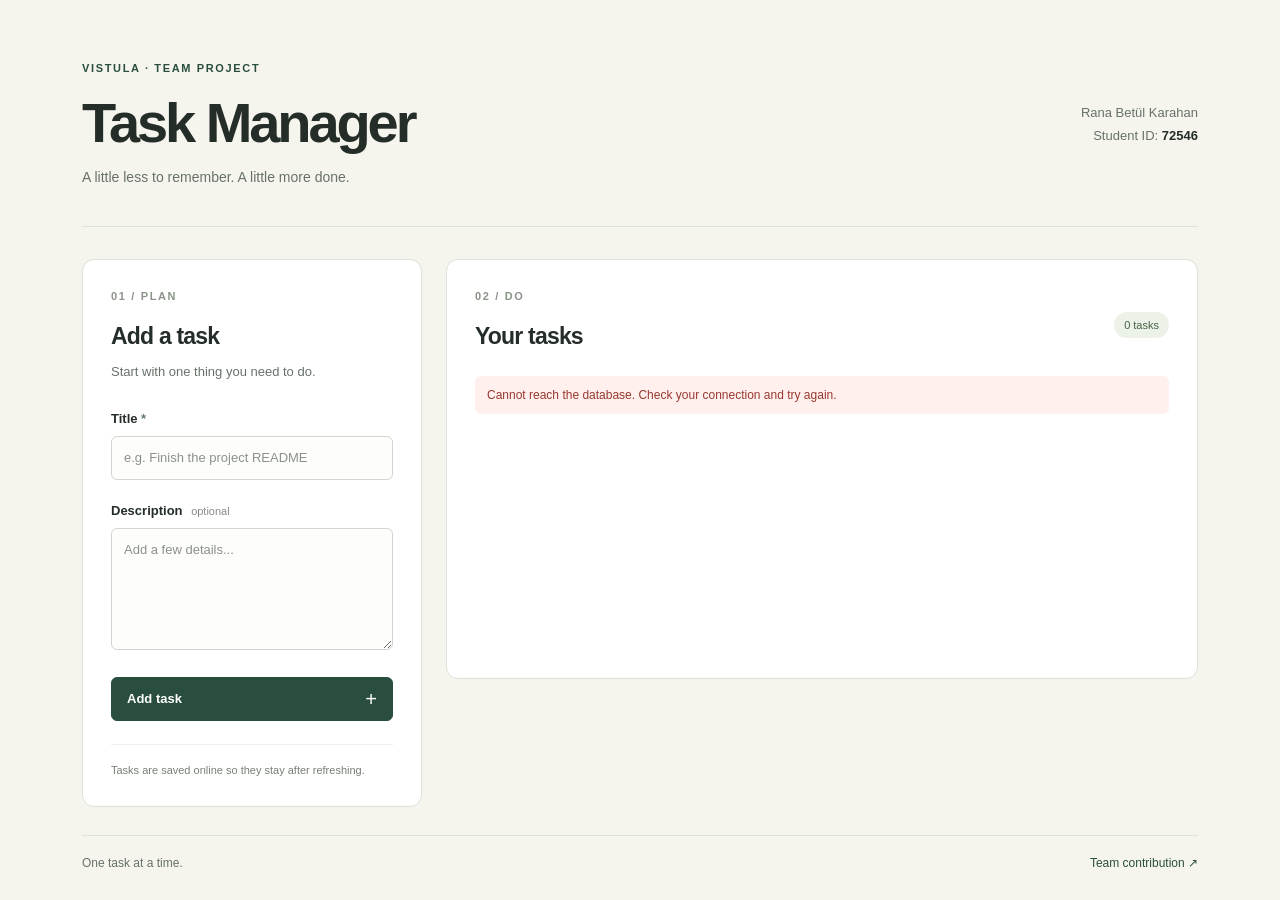
<file: index.html>
<!DOCTYPE html>
<html lang="en">
<head>
  <meta charset="UTF-8">
  <meta name="viewport" content="width=device-width, initial-scale=1">
  <meta name="description" content="A simple Task Manager for the Vistula Team Project course.">
  <title>Task Manager | Rana Karahan</title>
  <link rel="stylesheet" href="style.css">
  <script type="module" src="app.js"></script>
</head>
<body>
  <main class="page">
    <header class="page-header">
      <div>
        <p class="eyebrow">VISTULA · TEAM PROJECT</p>
        <h1>Task Manager</h1>
        <p class="subtitle">A little less to remember. A little more done.</p>
      </div>
      <p class="student">Rana Betül Karahan<br>Student ID: <strong id="student-id">72546</strong></p>
    </header>

    <div class="workspace">
      <section class="panel form-panel" aria-labelledby="form-heading">
        <p class="section-label">01 / PLAN</p>
        <h2 id="form-heading">Add a task</h2>
        <p class="hint">Start with one thing you need to do.</p>
        <form id="task-form">
          <label for="task-title">Title <span aria-hidden="true">*</span></label>
          <input id="task-title" name="title" type="text" required placeholder="e.g. Finish the project README">
          <label for="task-description">Description <span class="optional">optional</span></label>
          <textarea id="task-description" name="description" rows="5" placeholder="Add a few details..."></textarea>
          <div class="form-actions">
            <button id="task-submit" type="submit">Add task <span aria-hidden="true">+</span></button>
            <button id="cancel-edit" type="button" class="secondary" hidden>Cancel edit</button>
          </div>
        </form>
        <p class="form-note">Tasks are saved online so they stay after refreshing.</p>
      </section>

      <section class="panel list-panel" aria-labelledby="list-heading">
        <div class="list-header">
          <div><p class="section-label">02 / DO</p><h2 id="list-heading">Your tasks</h2></div>
          <span id="task-count" class="count">0 tasks</span>
        </div>
        <p id="status-message" role="status" aria-live="polite">Connecting to the database...</p>
        <div id="task-list" aria-busy="true"></div>
      </section>
    </div>

    <footer>
      <p>One task at a time.</p>
      <a id="contribution-link" href="contribution.html">Team contribution <span aria-hidden="true">↗</span></a>
    </footer>
  </main>
</body>
</html>
</file>
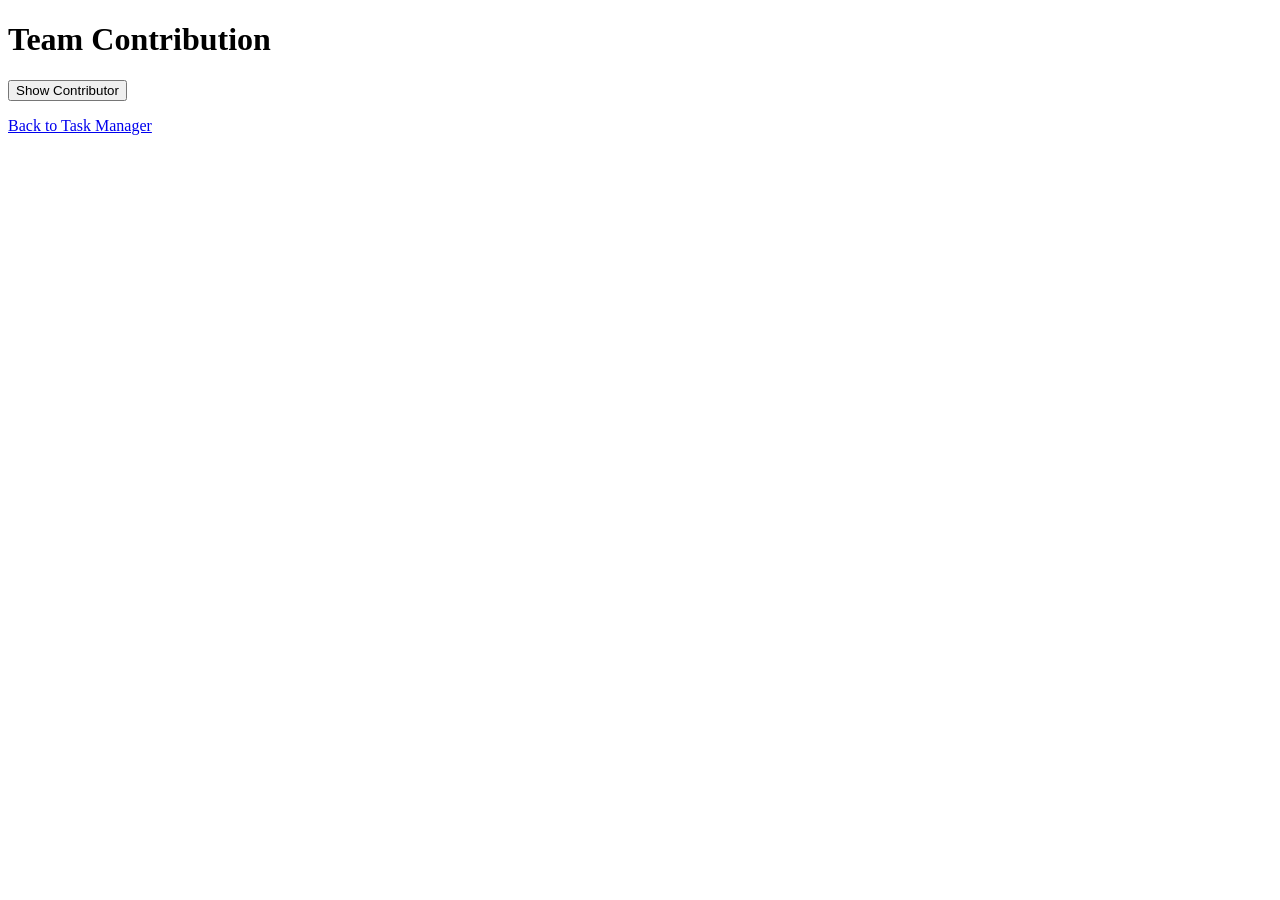
<file: contribution.html>
<!DOCTYPE html>
<html lang="en">
<head>
  <meta charset="UTF-8">
  <meta name="viewport" content="width=device-width, initial-scale=1">
  <title>Team Contribution</title>
</head>
<body>
  <h1>Team Contribution</h1>
  <button id="load-contributor">Show Contributor</button>
  <p id="contributor-student-id"></p>
  <a href="index.html">Back to Task Manager</a>

  <script>
    document.getElementById("load-contributor").addEventListener("click", async () => {
      const output = document.getElementById("contributor-student-id");

      try {
        const response = await fetch("contribution.json");

        if (!response.ok) {
          throw new Error("Could not load contributor information.");
        }

        const data = await response.json();
        output.textContent = "Contributor Student ID: " + data.contributorStudentId;
      } catch (error) {
        output.textContent = error.message;
      }
    });
  </script>
</body>
</html>
</file>
<file: style.css>
:root { color-scheme: light; --ink: #252d29; --muted: #67716a; --green: #294e3d; --line: #dce1d9; }
* { box-sizing: border-box; }
body { margin: 0; background: #f5f5ee; color: var(--ink); font-family: Arial, Helvetica, sans-serif; line-height: 1.5; }
button, input, textarea { font: inherit; }
button, a, input, textarea { -webkit-tap-highlight-color: transparent; }
button, a { touch-action: manipulation; }
button { cursor: pointer; }
button:disabled { cursor: wait; opacity: .55; }
[hidden] { display: none !important; }
button:focus-visible, a:focus-visible { outline: 3px solid #9d742e; outline-offset: 4px; }
.page { max-width: 1180px; margin: 0 auto; padding: 60px 32px 24px; }
.page-header { display: flex; justify-content: space-between; align-items: center; gap: 24px; padding-bottom: 38px; border-bottom: 1px solid var(--line); }
.eyebrow, .section-label { font-size: 11px; letter-spacing: .15em; font-weight: 700; }
.eyebrow { margin: 0 0 15px; color: var(--green); }
h1 { font-size: clamp(36px, 5vw, 56px); letter-spacing: -.055em; line-height: 1.1; margin: 0 0 14px; font-weight: 600; }
.subtitle, .hint { color: var(--muted); font-size: 14px; margin: 0; }
.student { font-size: 13px; text-align: right; line-height: 1.8; color: var(--muted); }
.student strong { color: var(--ink); font-weight: 600; }
.workspace { display: grid; grid-template-columns: minmax(270px, 340px) minmax(0, 1fr); gap: 24px; margin: 32px 0 28px; align-items: start; }
.panel { background: #fff; border: 1px solid var(--line); border-radius: 12px; padding: 28px; }
.section-label { color: #8b9489; margin: 0 0 14px; }
h2 { font-size: 23px; font-weight: 600; letter-spacing: -.035em; margin: 0 0 9px; }
.hint { font-size: 13px; }
form { margin-top: 27px; }
label { display: block; font-size: 13px; font-weight: 600; margin-bottom: 8px; }
label > span:not(.optional) { color: #637d66; }
.optional { font-weight: 400; color: #858c86; margin-left: 5px; font-size: 11px; }
input, textarea { width: 100%; border: 1px solid #cfd6cd; border-radius: 6px; padding: 11px 12px; color: var(--ink); background: #fdfefb; font-size: 13px; }
input { margin-bottom: 21px; }
textarea { resize: vertical; min-height: 110px; }
input:focus, textarea:focus { outline: 2px solid #a6bba7; outline-offset: 1px; }
input::placeholder, textarea::placeholder { color: #8a918a; }
.form-actions { display: flex; flex-wrap: wrap; gap: 10px; margin-top: 20px; }
#task-submit { display: flex; justify-content: space-between; width: 100%; align-items: center; background: var(--green); color: #fff; border: 1px solid var(--green); border-radius: 6px; padding: 11px 15px; font-weight: 600; font-size: 13px; }
#task-submit:hover:not(:disabled) { background: #1d3c2d; }
#task-submit span { font-size: 20px; line-height: 1; font-weight: 400; }
.secondary { background: #fff; border: 1px solid var(--line); border-radius: 6px; padding: 8px 12px; font-size: 12px; }
.form-note { font-size: 11px; color: #778075; border-top: 1px solid #edf0e9; margin: 23px 0 0; padding-top: 17px; }
.list-panel { min-height: 420px; }
.list-header { display: flex; justify-content: space-between; align-items: center; gap: 12px; }
.count { font-size: 11px; background: #edf2e9; color: #476345; padding: 5px 10px; border-radius: 20px; white-space: nowrap; }
#status-message { font-size: 12px; min-height: 18px; color: var(--muted); margin: 14px 0; }
#status-message.error { color: #993830; padding: 10px 12px; border-radius: 6px; background: #fff0ed; }
.task-item { border-top: 1px solid var(--line); padding: 21px 0; overflow-wrap: anywhere; }
.task-top { display: flex; justify-content: space-between; align-items: flex-start; gap: 14px; }
.task-title { font-size: 15px; font-weight: 600; margin: 0; }
.task-description { white-space: pre-wrap; color: var(--muted); font-size: 13px; margin: 9px 0 14px; }
.task-status { font-size: 10px; white-space: nowrap; background: #f4efe2; color: #7f642e; border-radius: 4px; padding: 3px 7px; }
.is-completed .task-title { text-decoration: line-through; color: #7c857b; }
.is-completed .task-status { color: #3e6645; background: #edf4e9; }
.task-actions { display: flex; flex-wrap: wrap; gap: 8px; }
.task-actions button { font-size: 11px; border-radius: 5px; padding: 6px 10px; background: white; border: 1px solid var(--line); color: #515d51; }
.task-actions button:hover:not(:disabled) { background: #f0f3eb; }
.task-actions .toggle-task { color: #34573b; border-color: #b8cbb4; }
.task-actions .delete-task { margin-left: auto; color: #965447; border-color: transparent; }
.empty { margin: 50px 0; padding: 0 10px; text-align: center; color: var(--muted); font-size: 13px; }
.empty strong { display: block; margin-bottom: 7px; color: var(--ink); font-size: 17px; font-weight: 500; }
footer { display: flex; justify-content: space-between; align-items: center; gap: 16px; border-top: 1px solid var(--line); padding-top: 18px; color: var(--muted); font-size: 12px; }
footer p { margin: 0; }
footer a { color: var(--green); text-decoration: none; }
footer a:hover { text-decoration: underline; }
@media (max-width: 730px) { .page { padding: 30px 18px 20px; } .page-header { align-items: flex-start; flex-direction: column; gap: 12px; padding-bottom: 24px; } .student { text-align: left; margin: 0; } .workspace { grid-template-columns: 1fr; margin-top: 24px; gap: 18px; } .panel { padding: 24px; } .list-panel { min-height: 280px; } }
</file>
